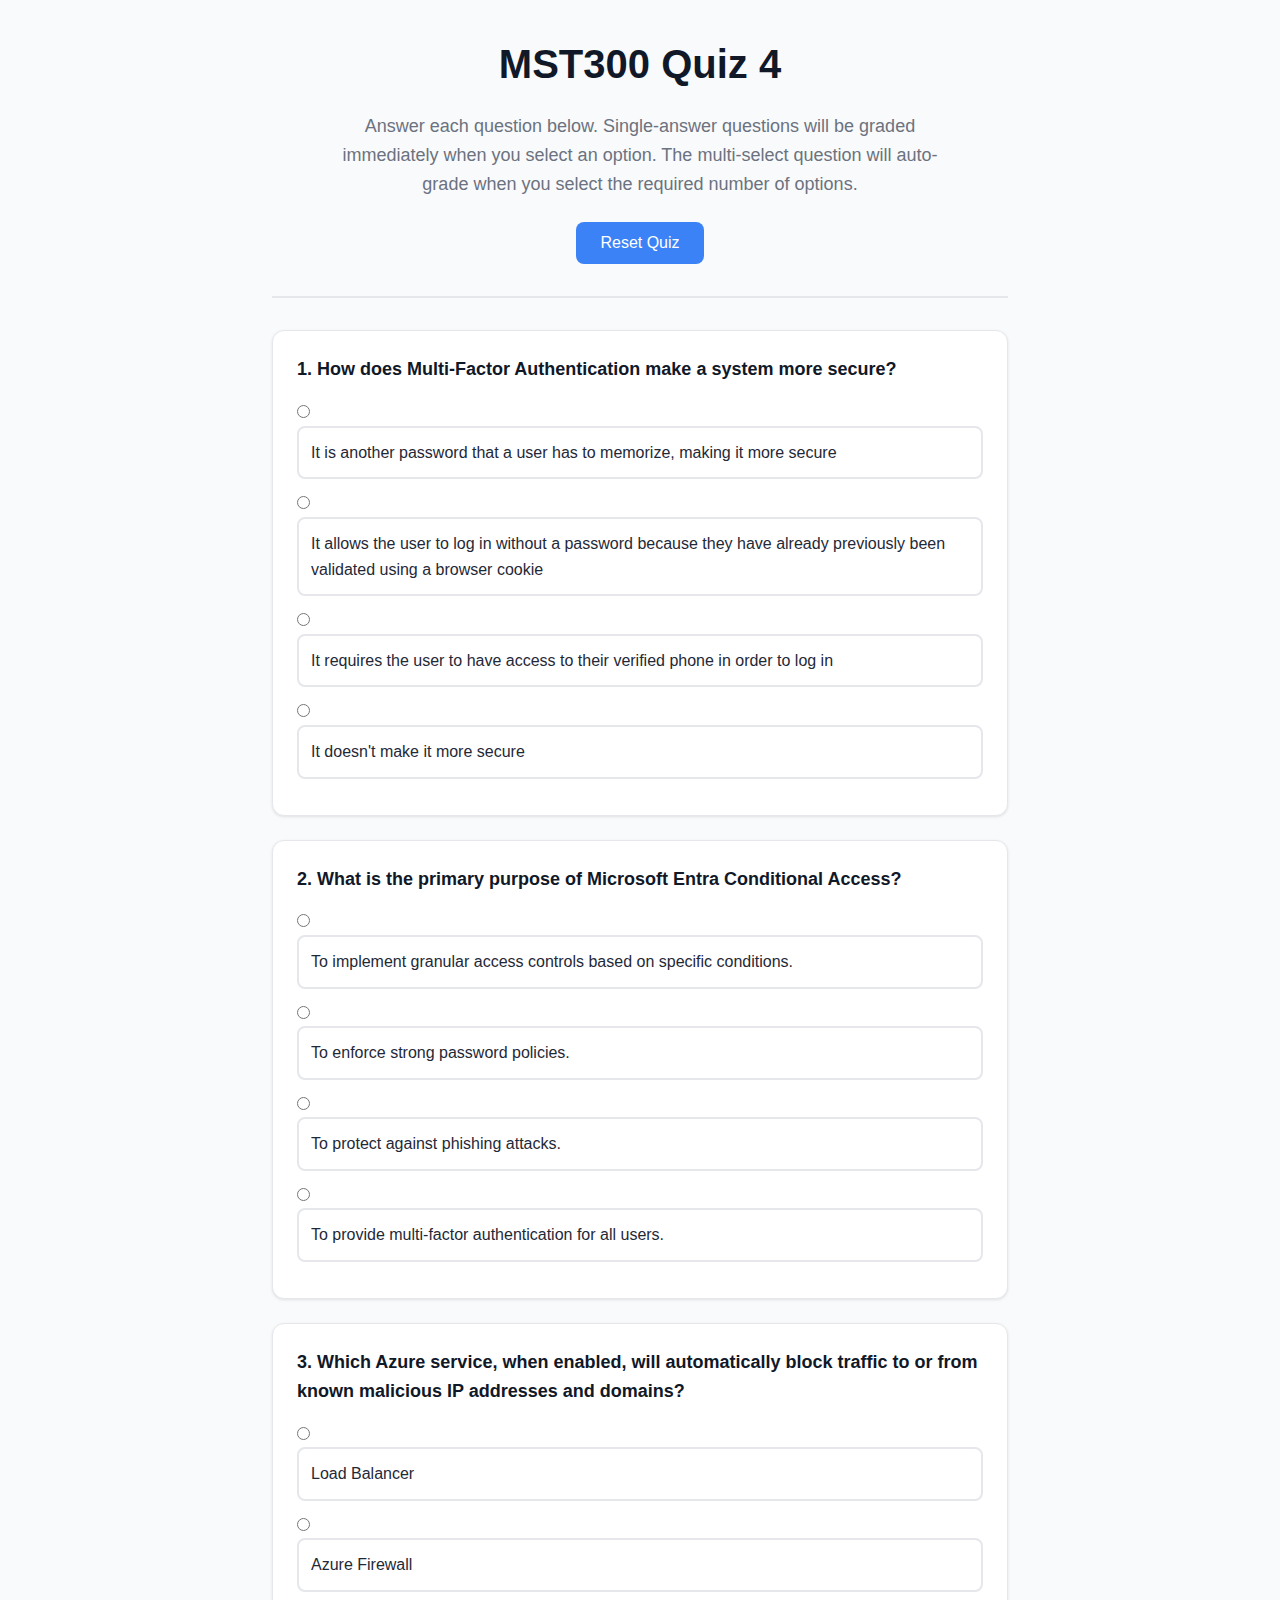
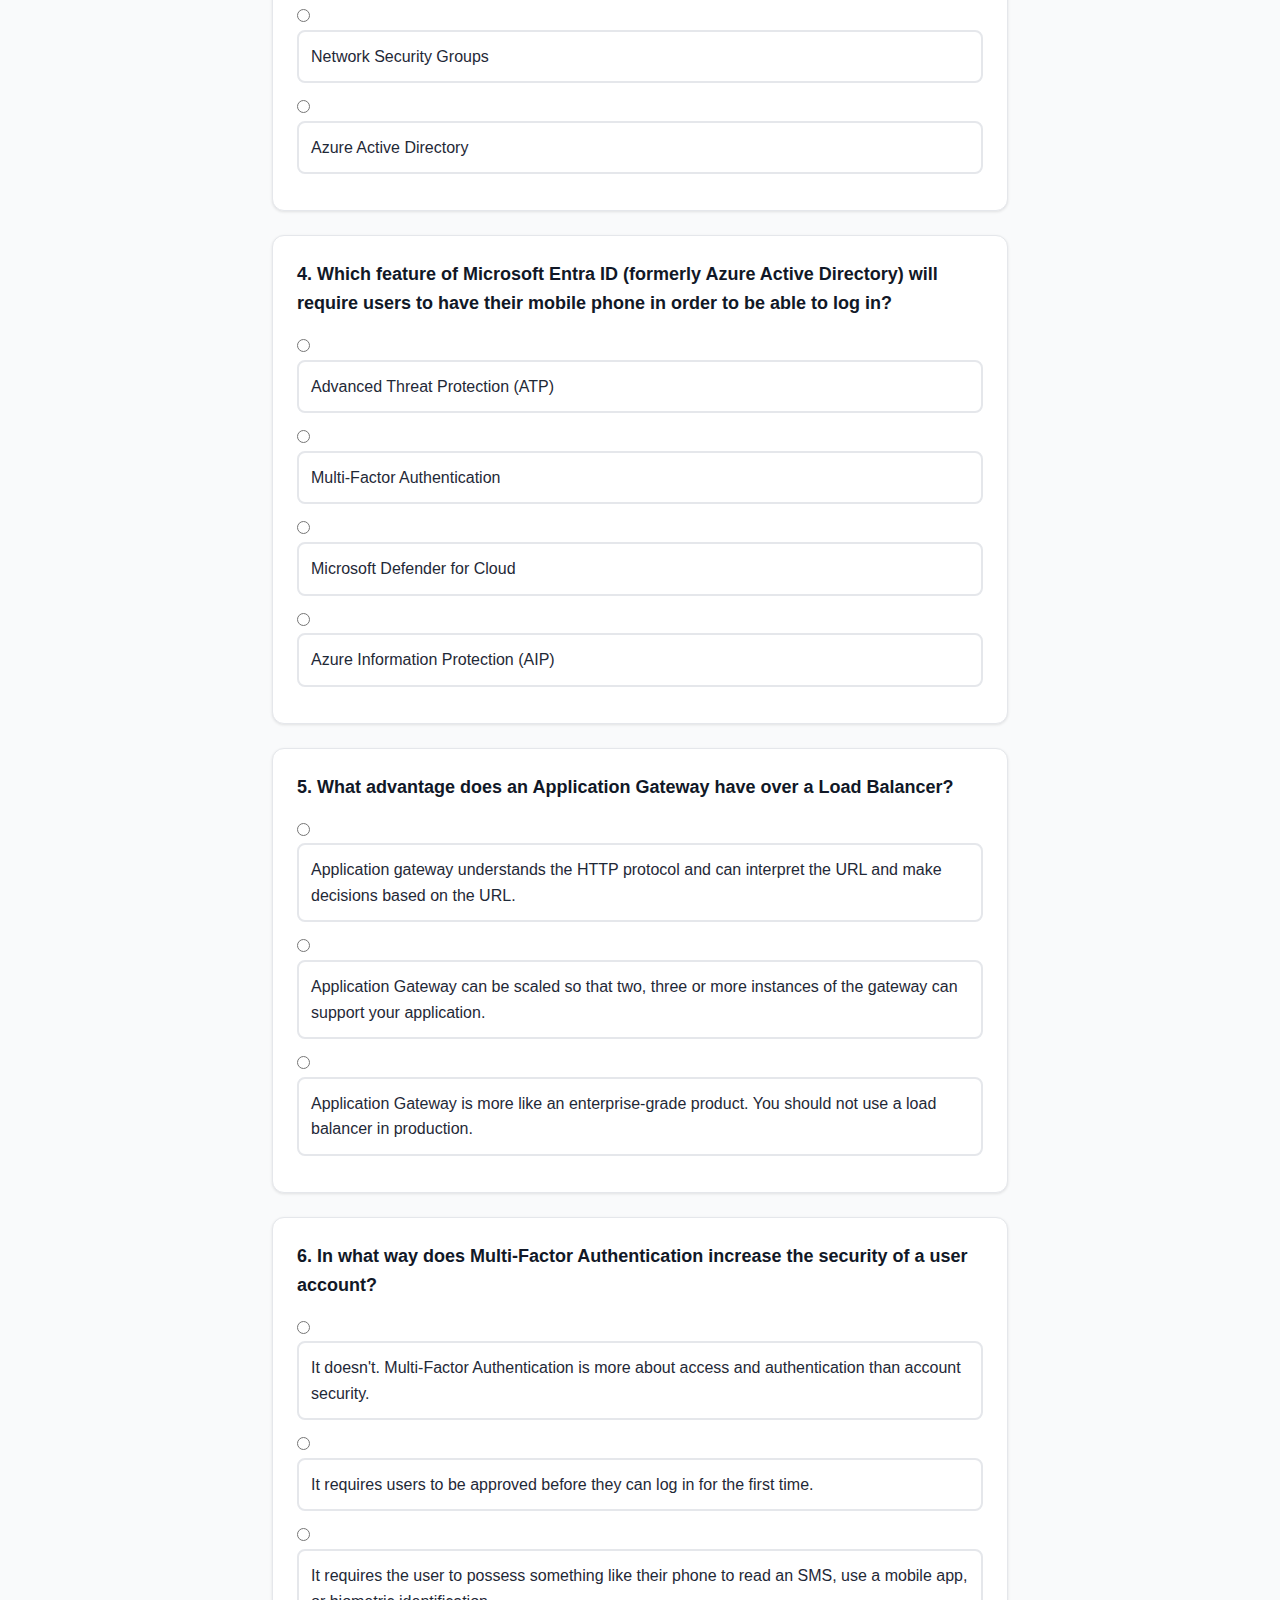
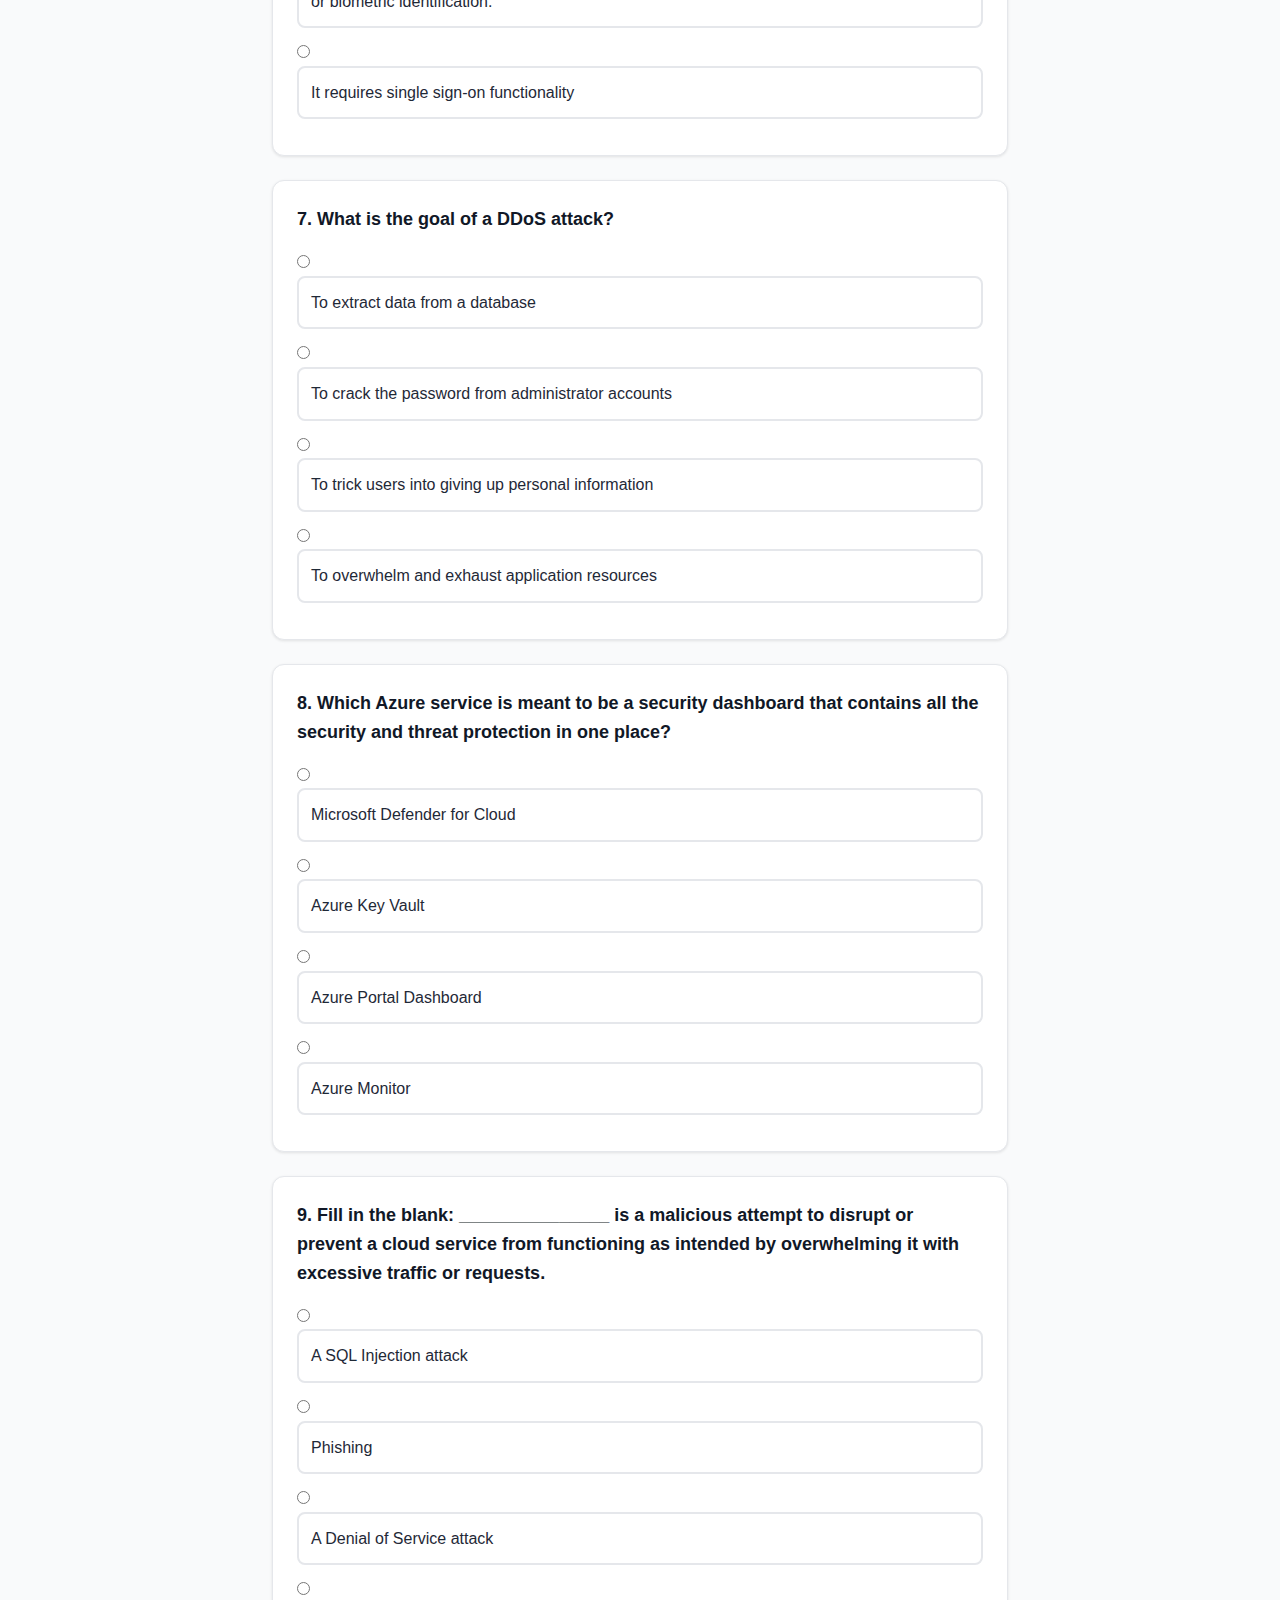
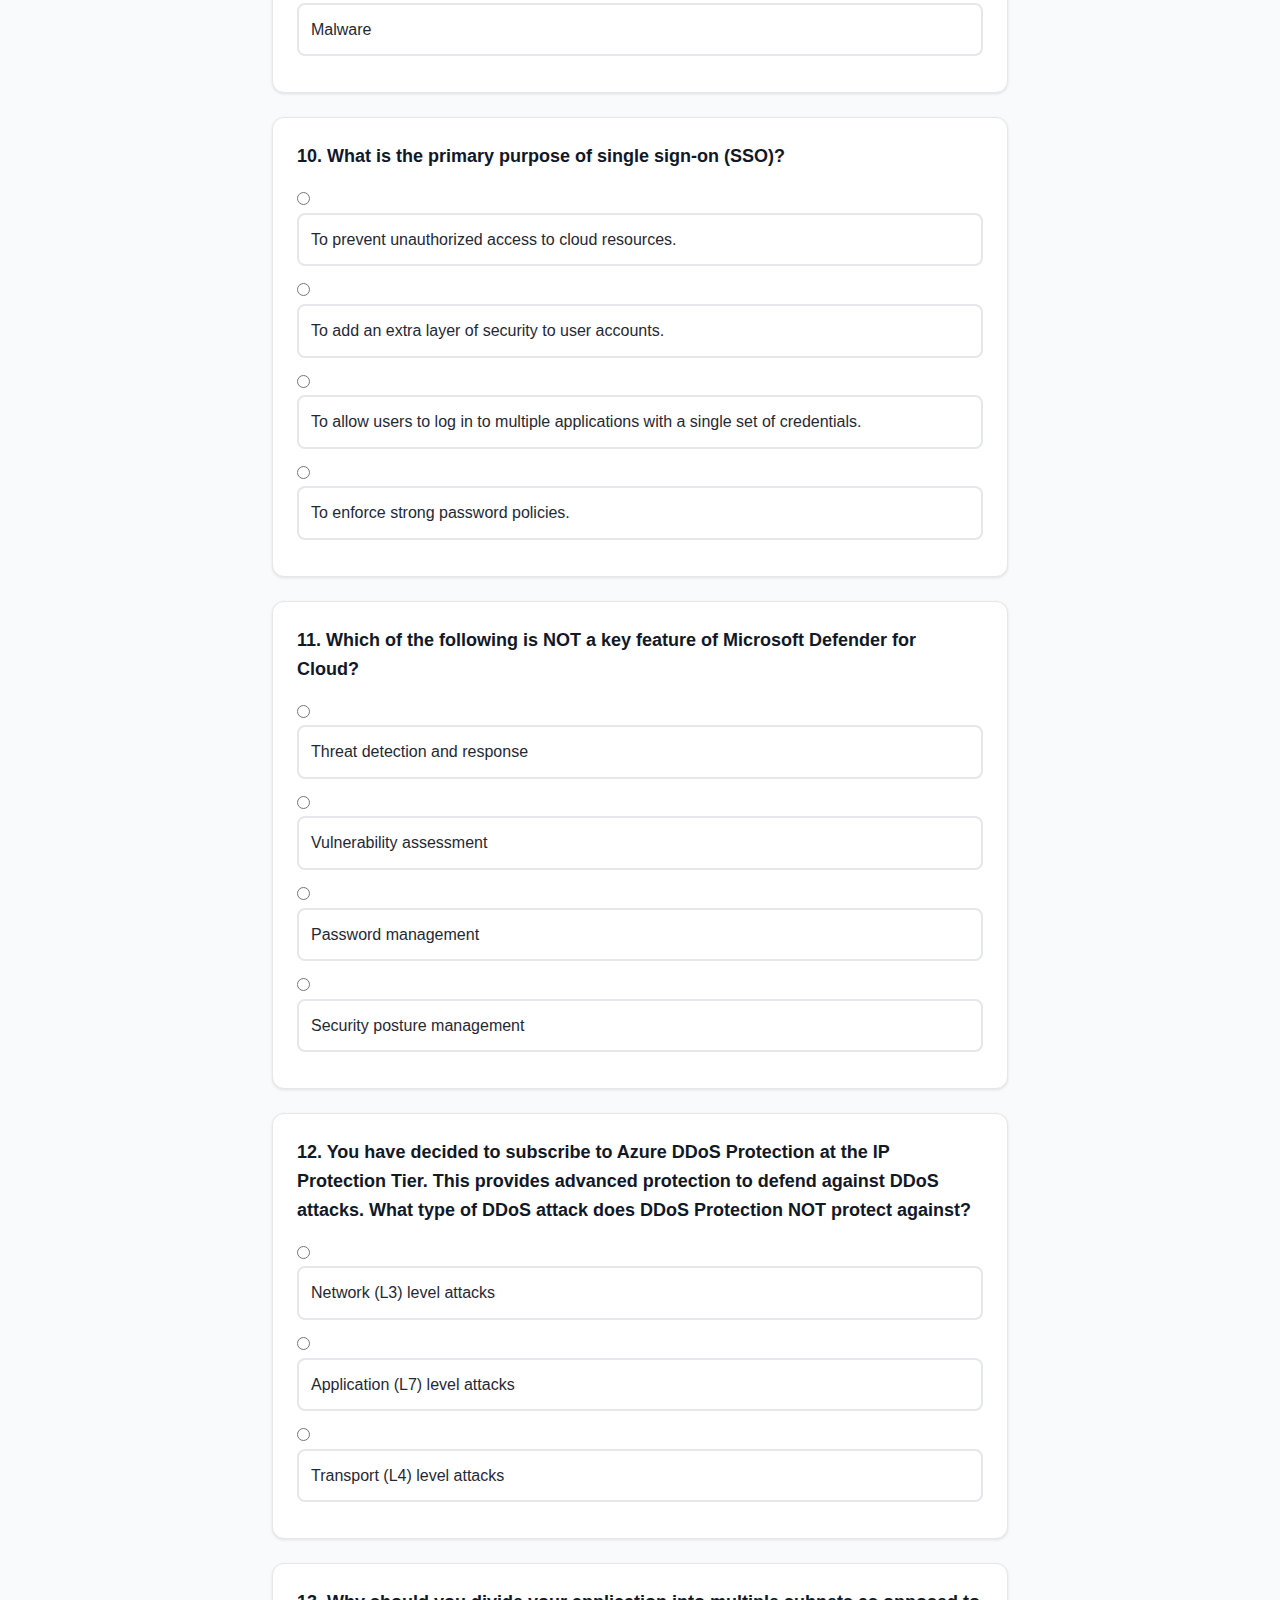
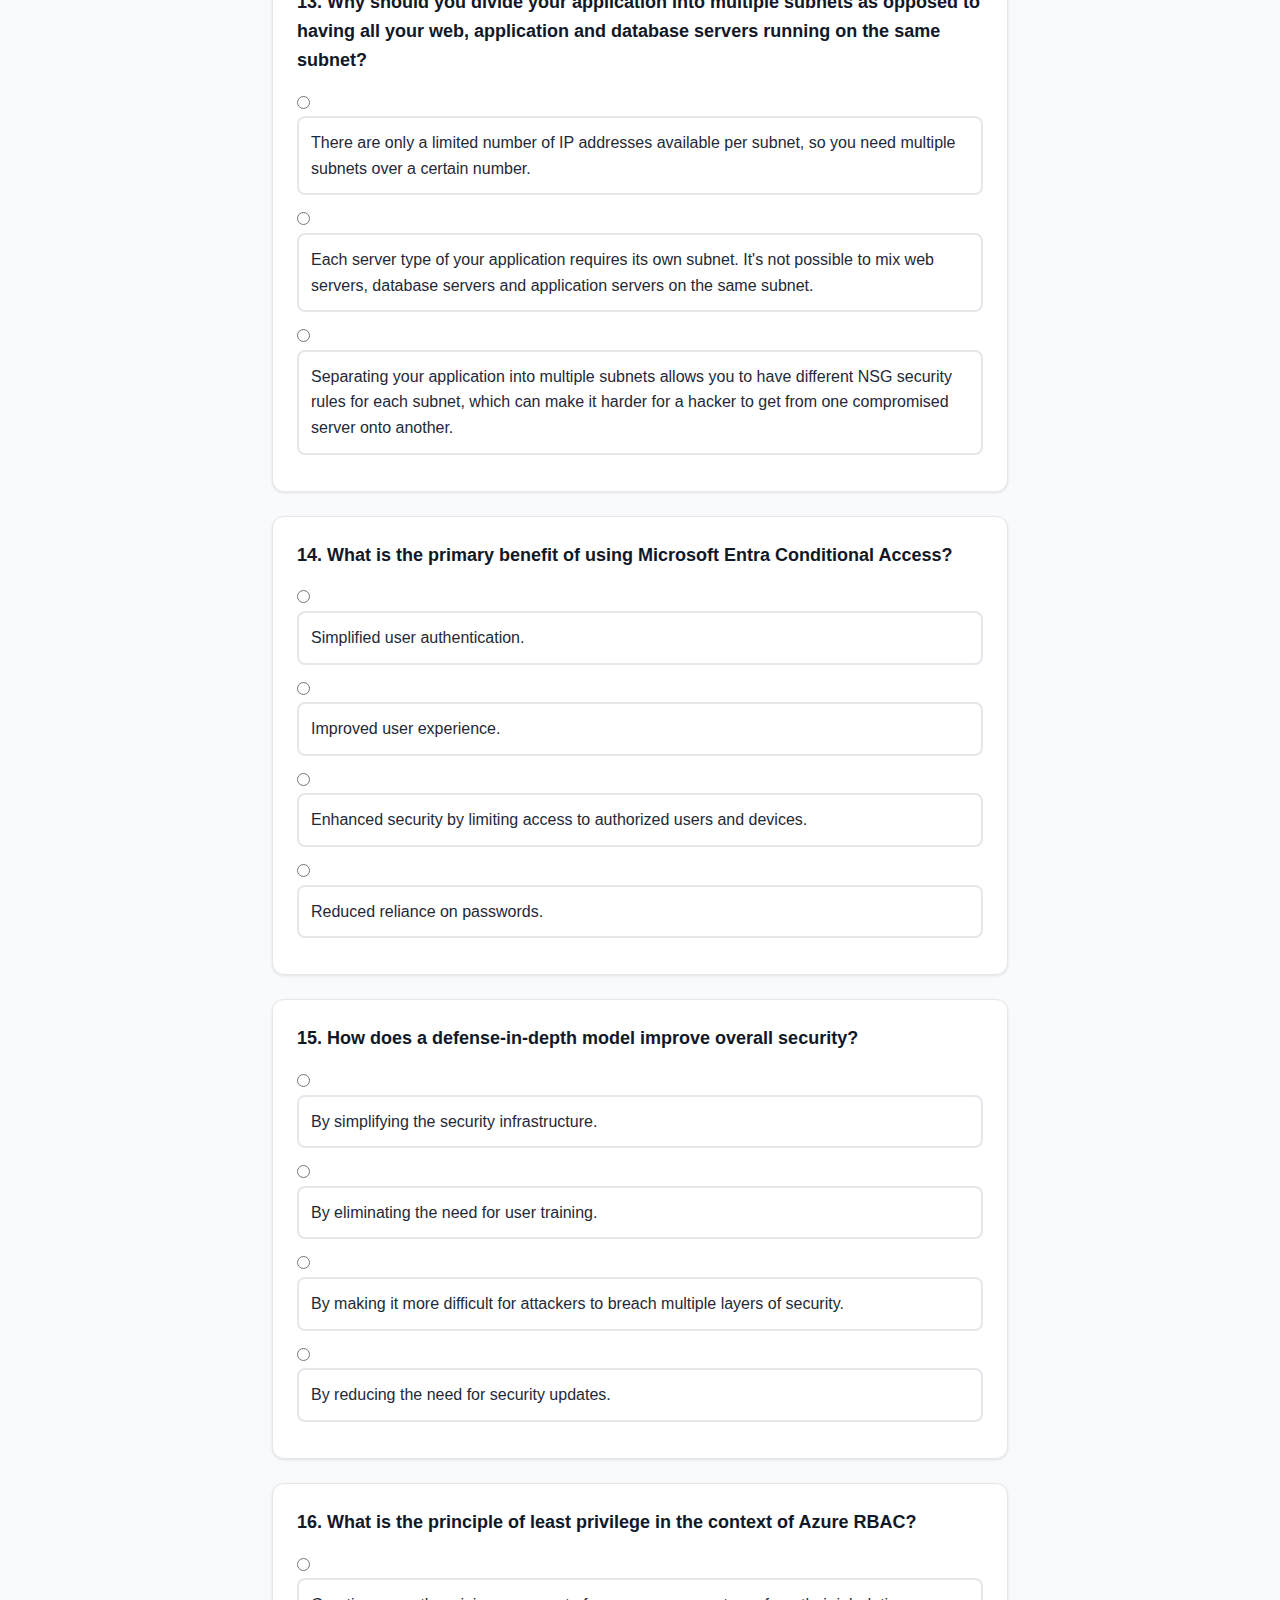
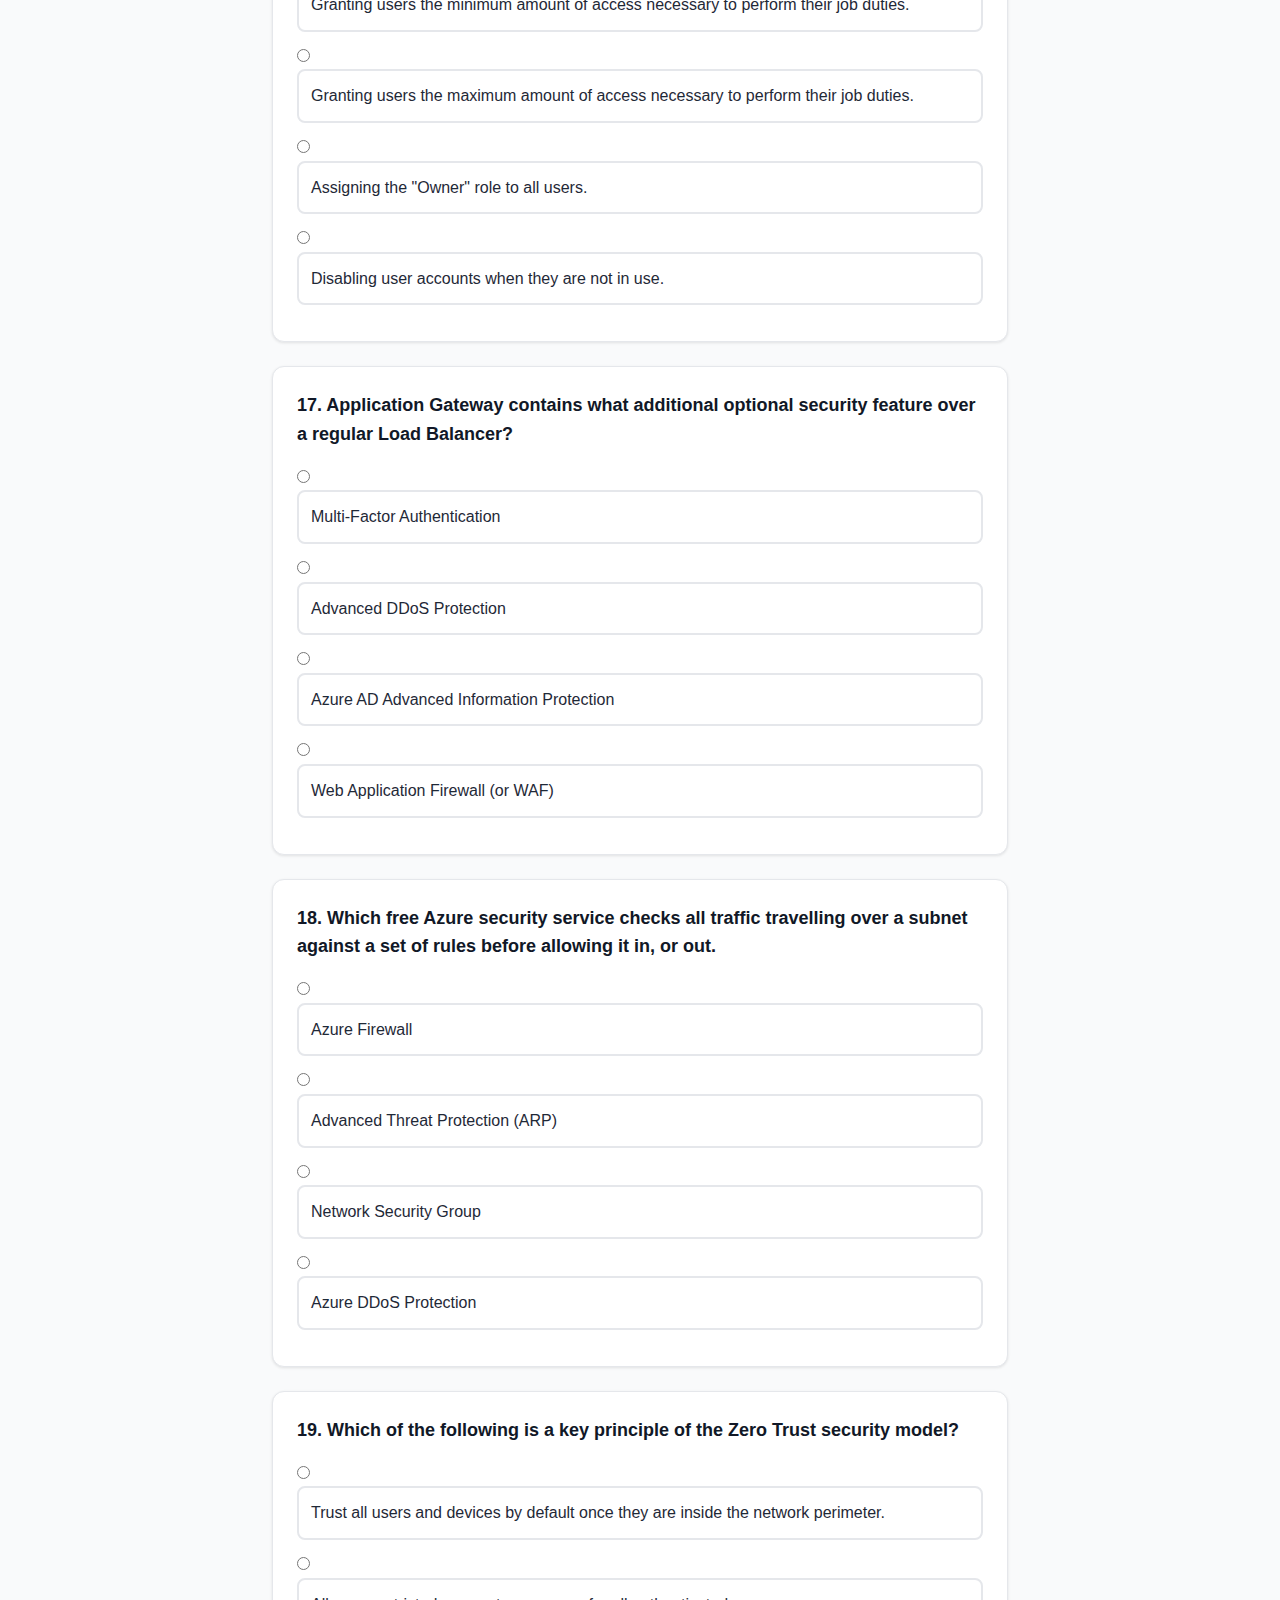
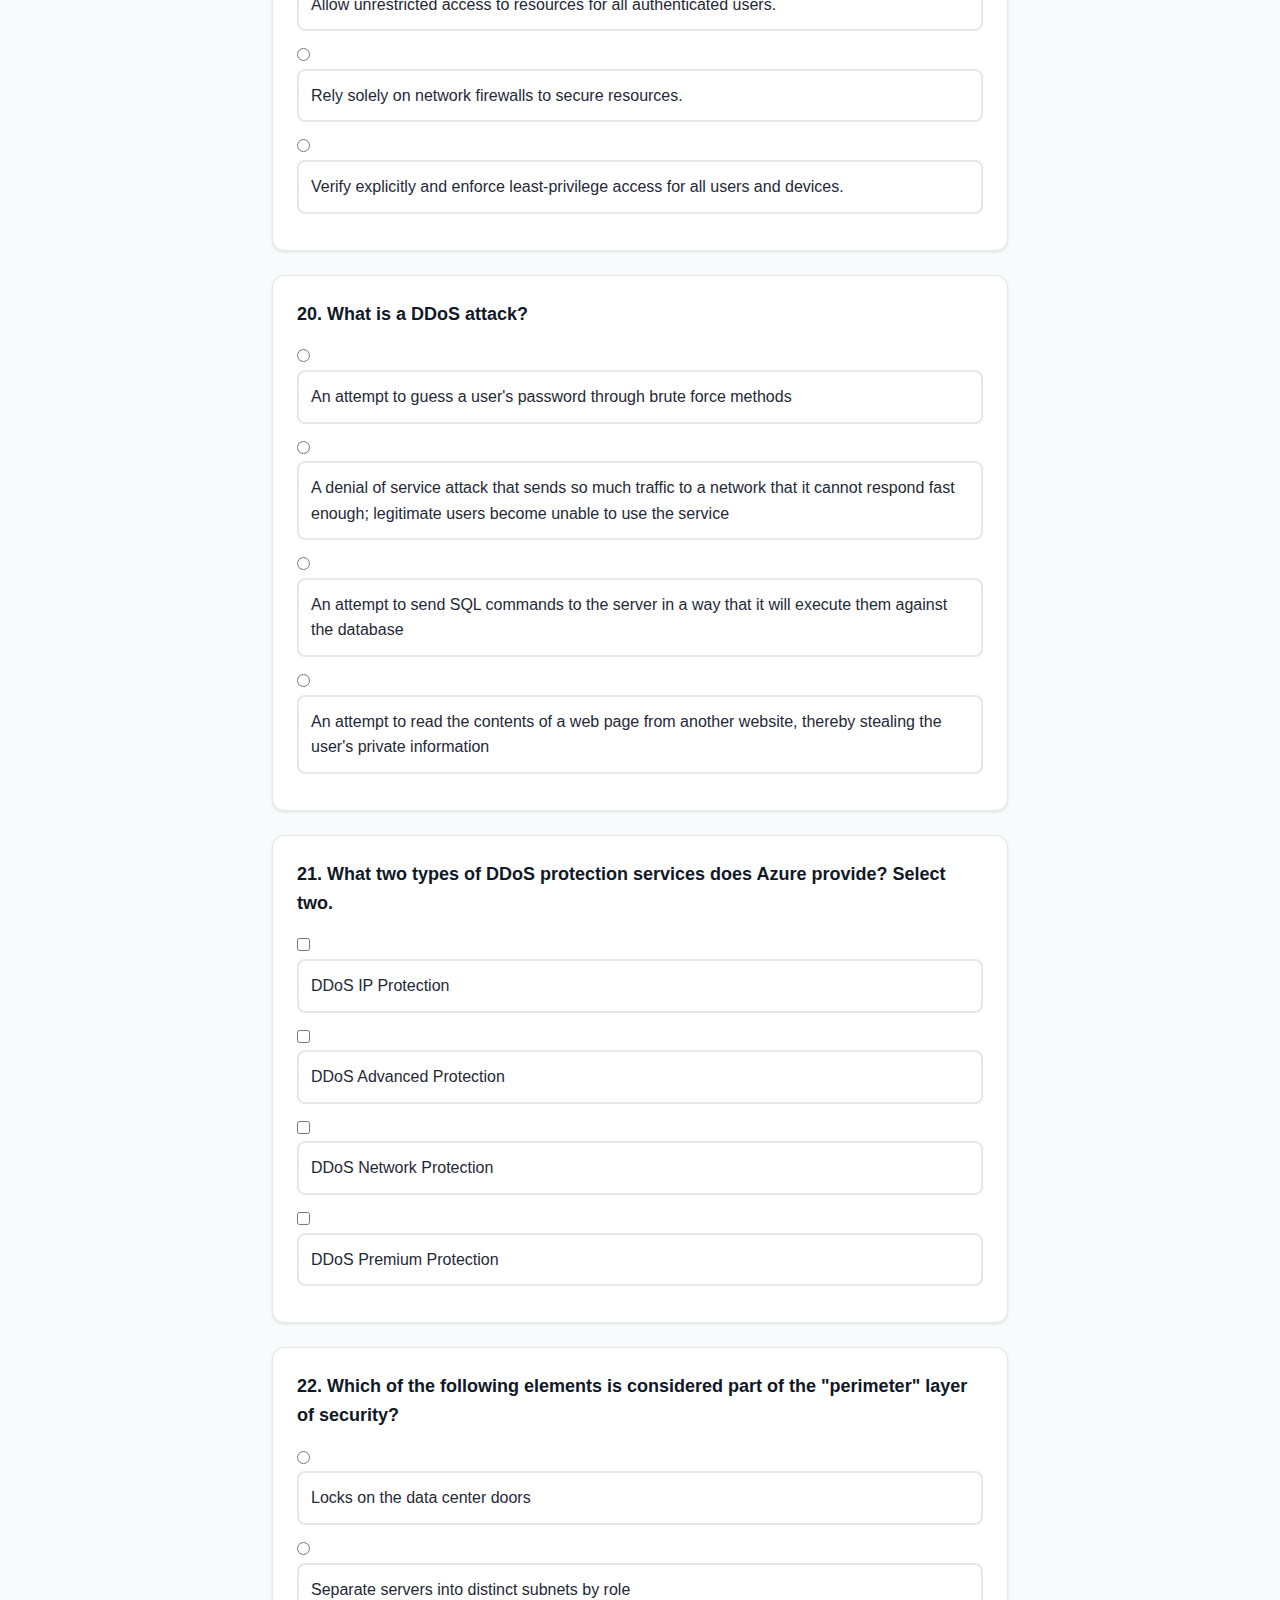
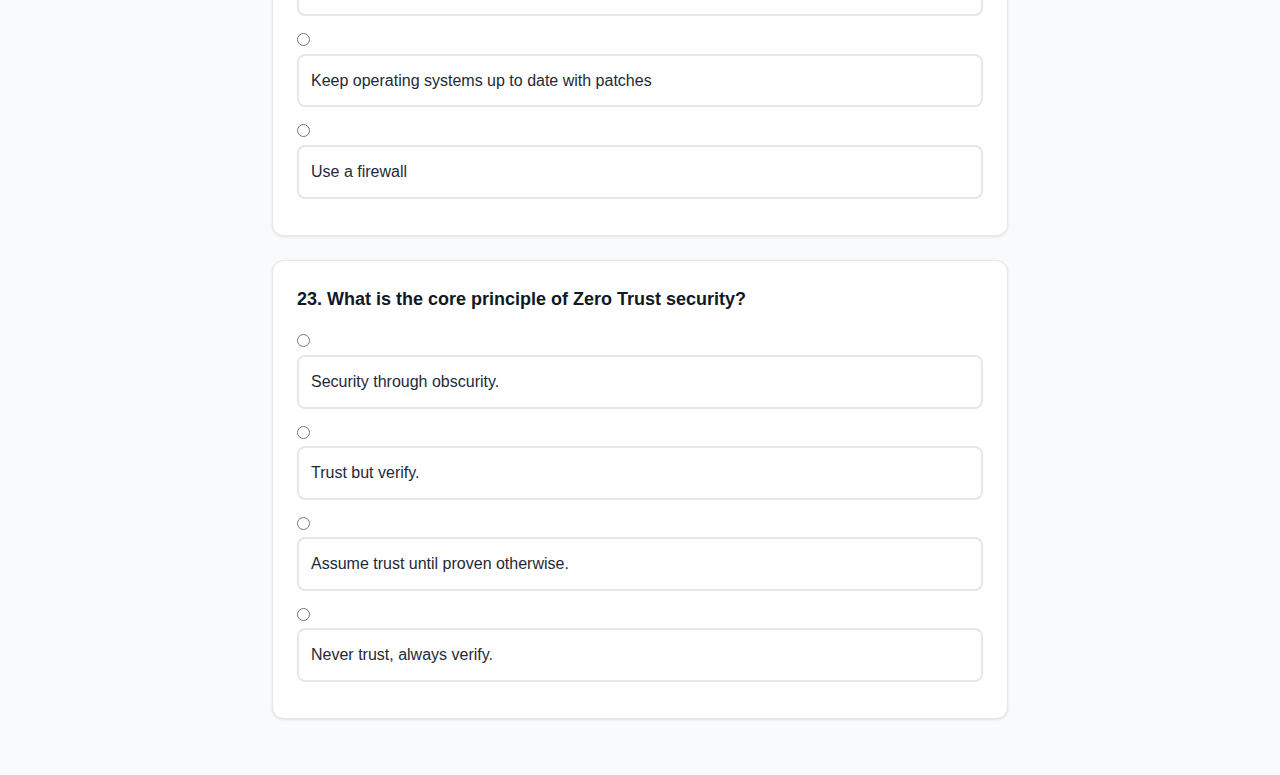
<file: index.html>
<!DOCTYPE html>
<html lang="en">
<head>
    <meta charset="UTF-8">
    <meta name="viewport" content="width=device-width, initial-scale=1.0">
    <title>MST300 Quiz 4</title>
    <link rel="stylesheet" href="styles.css">
</head>
<body>
    <div class="container">
        <header>
            <h1>MST300 Quiz 4</h1>
            <p class="instructions">
                Answer each question below. Single-answer questions will be graded immediately when you select an option.
                The multi-select question will auto-grade when you select the required number of options.
            </p>
            <button class="reset-btn" onclick="location.reload()">Reset Quiz</button>
        </header>
        
        <main id="quiz-container">
            <!-- Quiz questions will be dynamically inserted here -->
        </main>
    </div>
    
    <script src="script.js"></script>
</body>
</html>
</file>
<file: styles.css>
* {
    margin: 0;
    padding: 0;
    box-sizing: border-box;
}

body {
    font-family: -apple-system, BlinkMacSystemFont, 'Segoe UI', Roboto, Oxygen, Ubuntu, Cantarell, sans-serif;
    line-height: 1.6;
    color: #1f2937;
    background-color: #f9fafb;
}

.container {
    max-width: 800px;
    margin: 0 auto;
    padding: 2rem;
}

header {
    text-align: center;
    margin-bottom: 2rem;
    padding-bottom: 2rem;
    border-bottom: 2px solid #e5e7eb;
}

h1 {
    font-size: 2.5rem;
    font-weight: 700;
    color: #111827;
    margin-bottom: 1rem;
}

.instructions {
    font-size: 1.125rem;
    color: #6b7280;
    margin-bottom: 1.5rem;
    max-width: 600px;
    margin-left: auto;
    margin-right: auto;
}

.reset-btn {
    background-color: #3b82f6;
    color: white;
    border: none;
    padding: 0.75rem 1.5rem;
    border-radius: 0.5rem;
    font-size: 1rem;
    font-weight: 500;
    cursor: pointer;
    transition: background-color 0.2s;
}

.reset-btn:hover {
    background-color: #2563eb;
}

.reset-btn:focus {
    outline: 2px solid #3b82f6;
    outline-offset: 2px;
}

.question {
    background-color: white;
    border: 1px solid #e5e7eb;
    border-radius: 0.75rem;
    padding: 1.5rem;
    margin-bottom: 1.5rem;
    box-shadow: 0 1px 3px 0 rgba(0, 0, 0, 0.1);
}

.question-text {
    font-weight: 600;
    font-size: 1.125rem;
    margin-bottom: 1rem;
    color: #111827;
}

.choices {
    list-style: none;
}

.choice {
    margin-bottom: 0.75rem;
}

.choice label {
    display: flex;
    align-items: flex-start;
    padding: 0.75rem;
    border: 2px solid #e5e7eb;
    border-radius: 0.5rem;
    cursor: pointer;
    transition: all 0.2s;
    background-color: white;
}

.choice label:hover {
    border-color: #d1d5db;
    background-color: #f9fafb;
}

.choice input[type="radio"],
.choice input[type="checkbox"] {
    margin-right: 0.75rem;
    margin-top: 0.125rem;
    flex-shrink: 0;
}

.choice input:focus + label {
    outline: 2px solid #3b82f6;
    outline-offset: 2px;
}

.choice.disabled label {
    cursor: not-allowed;
    opacity: 0.7;
}

.choice.disabled label:hover {
    background-color: white;
    border-color: inherit;
}

.choice.correct label {
    background-color: #d1fae5;
    border-color: #10b981;
    color: #065f46;
}

.choice.incorrect label {
    border-color: #fca5a5;
}

.message {
    margin-top: 0.5rem;
    font-size: 0.875rem;
    font-weight: 500;
}

.message.correct {
    color: #059669;
}

.message.error {
    color: #b91c1c;
}

/* Accessibility improvements */
@media (prefers-reduced-motion: reduce) {
    * {
        transition: none;
    }
}

/* High contrast mode support */
@media (prefers-contrast: high) {
    .choice label {
        border-width: 3px;
    }
}
</file>
